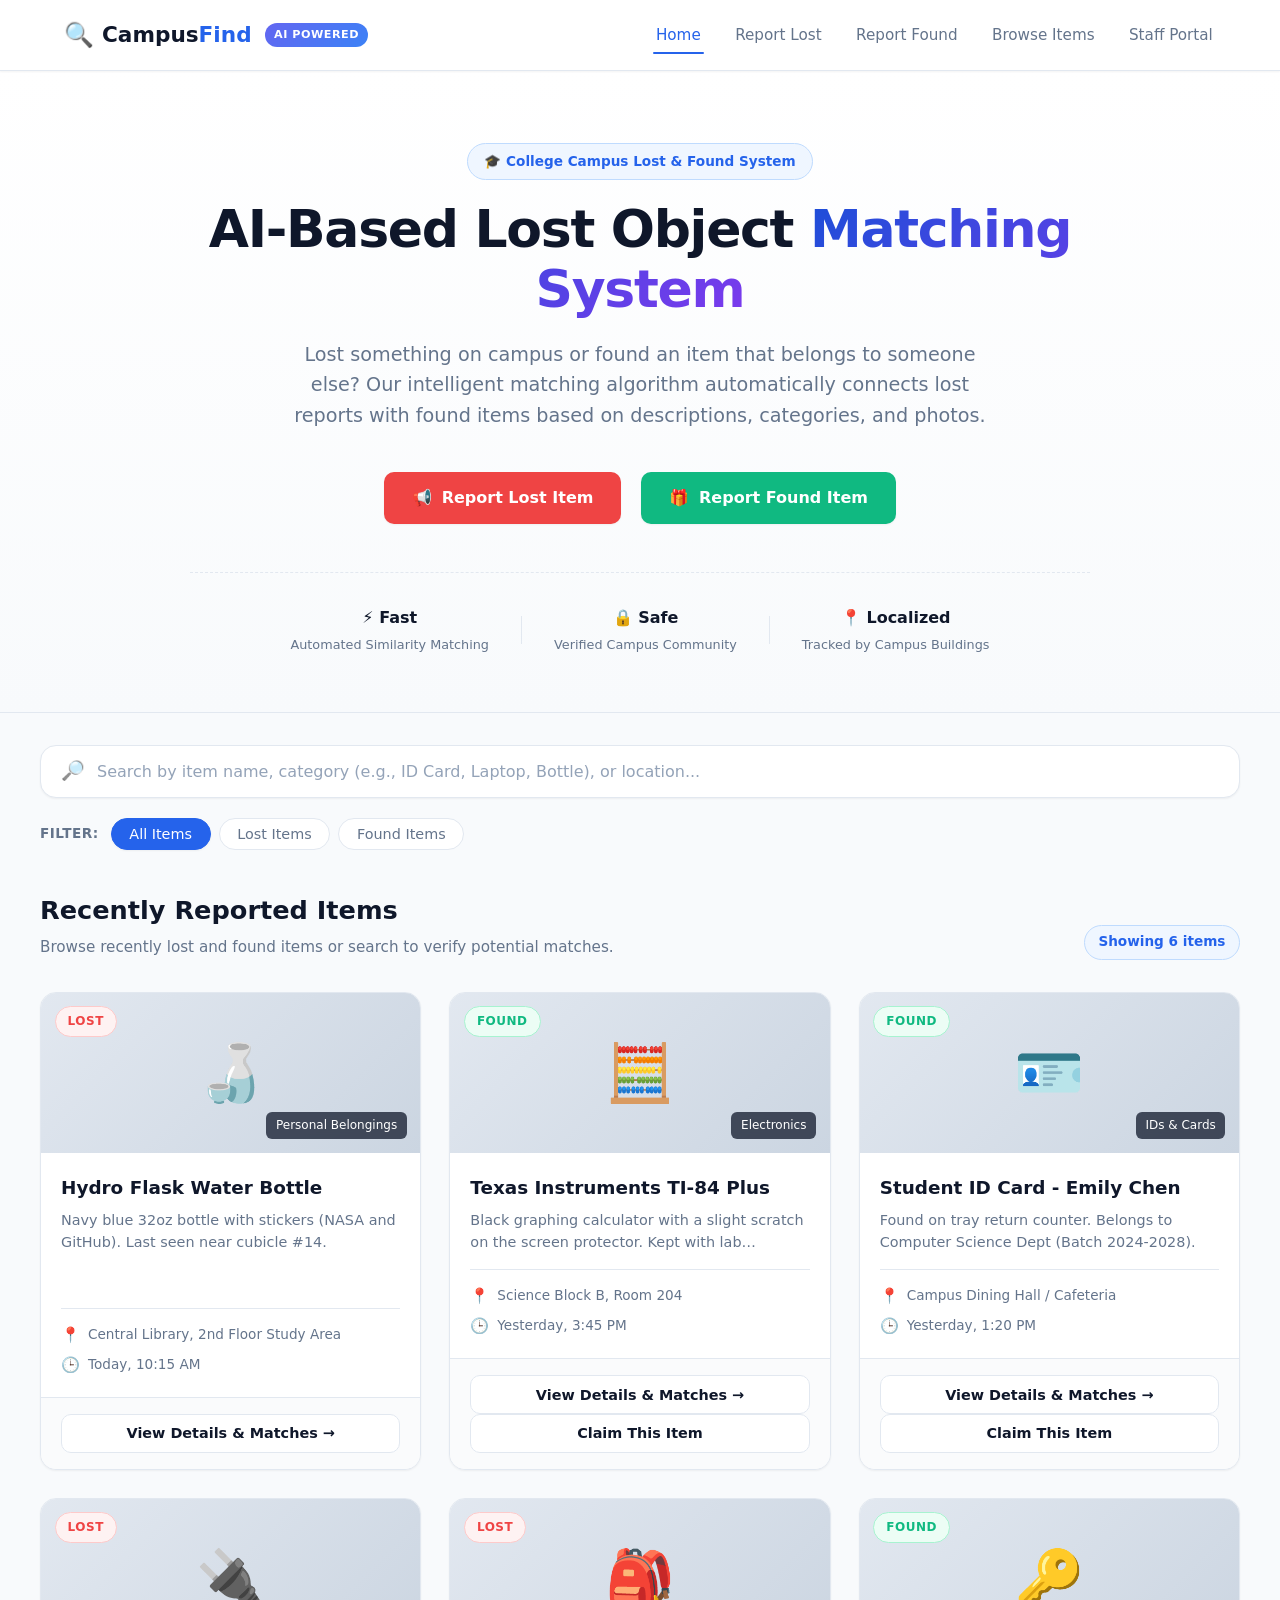
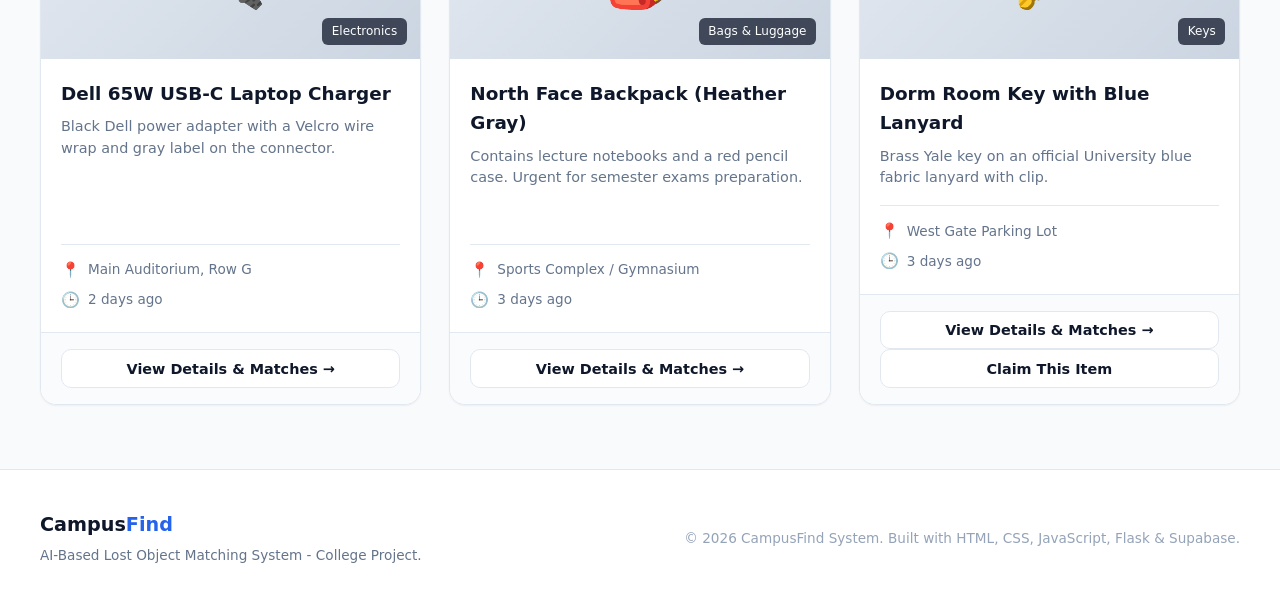
<file: frontend/index.html>
<!DOCTYPE html>
<html lang="en">
<head>
  <meta charset="UTF-8">
  <meta name="viewport" content="width=device-width, initial-scale=1.0">
  <title>Campus Lost & Found | AI-Based Object Matching</title>
  <link rel="stylesheet" href="css/style.css">
</head>
<body>

  <!-- Navigation Bar -->
  <header class="navbar">
    <div class="nav-container">
      <a href="index.html" class="nav-logo">
        <span class="logo-icon">🔍</span>
        <span class="logo-text">Campus<span class="highlight">Find</span></span>
        <span class="badge ai-tag">AI Powered</span>
      </a>

      <button class="mobile-menu-btn" id="mobileMenuBtn" aria-label="Toggle navigation">
        <span class="bar"></span>
        <span class="bar"></span>
        <span class="bar"></span>
      </button>

      <nav class="nav-menu" id="navMenu">
        <a href="index.html" class="nav-link active">Home</a>
        <a href="report-lost.html" class="nav-link" id="navReportLost">Report Lost</a>
        <a href="report-found.html" class="nav-link" id="navReportFound">Report Found</a>
        <a href="#items-section" class="nav-link">Browse Items</a>
        <a href="admin.html" class="nav-link" id="navAdmin">Staff Portal</a>
      </nav>
    </div>
  </header>

  <main>
    <!-- Welcome / Hero Section -->
    <section class="hero-section">
      <div class="hero-container">
        <div class="hero-content">
          <span class="hero-pill">🎓 College Campus Lost & Found System</span>
          <h1 class="hero-title">
            AI-Based Lost Object <span class="gradient-text">Matching System</span>
          </h1>
          <p class="hero-subtitle">
            Lost something on campus or found an item that belongs to someone else? 
            Our intelligent matching algorithm automatically connects lost reports with found items based on descriptions, categories, and photos.
          </p>

          <div class="hero-actions">
            <a href="report-lost.html" class="btn btn-lost" id="heroReportLostBtn">
              <span class="btn-icon">📢</span> Report Lost Item
            </a>
            <a href="report-found.html" class="btn btn-found" id="heroReportFoundBtn">
              <span class="btn-icon">🎁</span> Report Found Item
            </a>
          </div>

          <div class="hero-highlights">
            <div class="highlight-item">
              <span class="highlight-number">⚡ Fast</span>
              <span class="highlight-label">Automated Similarity Matching</span>
            </div>
            <div class="highlight-divider"></div>
            <div class="highlight-item">
              <span class="highlight-number">🔒 Safe</span>
              <span class="highlight-label">Verified Campus Community</span>
            </div>
            <div class="highlight-divider"></div>
            <div class="highlight-item">
              <span class="highlight-number">📍 Localized</span>
              <span class="highlight-label">Tracked by Campus Buildings</span>
            </div>
          </div>
        </div>
      </div>
    </section>

    <!-- Search & Filter Controls -->
    <section class="search-section" id="items-section">
      <div class="search-container">
        <div class="search-box">
          <span class="search-icon">🔎</span>
          <input 
            type="text" 
            id="searchInput" 
            placeholder="Search by item name, category (e.g., ID Card, Laptop, Bottle), or location..." 
            autocomplete="off"
          >
          <button class="clear-search-btn" id="clearSearchBtn" title="Clear search">✕</button>
        </div>

        <div class="filter-group">
          <span class="filter-label">Filter:</span>
          <div class="filter-pills" id="filterPills">
            <button class="filter-pill active" data-filter="all">All Items</button>
            <button class="filter-pill" data-filter="lost">Lost Items</button>
            <button class="filter-pill" data-filter="found">Found Items</button>
          </div>
        </div>
      </div>
    </section>

    <!-- Recent Items Section -->
    <section class="items-section">
      <div class="items-container">
        <div class="section-header">
          <div>
            <h2 class="section-title">Recently Reported Items</h2>
            <p class="section-subtitle">Browse recently lost and found items or search to verify potential matches.</p>
          </div>
          <div class="item-count-badge" id="itemCount">Showing 6 items</div>
        </div>

        <!-- Dynamic Grid populated by JavaScript -->
        <div class="items-grid" id="itemsGrid">
          <!-- Item cards rendered dynamically -->
        </div>

        <!-- No Results Fallback -->
        <div class="no-results" id="noResults" style="display: none;">
          <div class="no-results-icon">📦</div>
          <h3>No matching items found</h3>
          <p>Try searching with different keywords or clear your active filters.</p>
          <button class="btn btn-secondary" id="resetFiltersBtn">Reset Filters</button>
        </div>
      </div>
    </section>
  </main>

  <!-- Interactive Action Modal (Preview) -->
  <div class="modal-overlay" id="actionModal">
    <div class="modal-card">
      <button class="modal-close" id="modalCloseBtn">&times;</button>
      <div class="modal-icon" id="modalIcon">ℹ️</div>
      <h3 class="modal-title" id="modalTitle">Action Required</h3>
      <p class="modal-body" id="modalBody">This feature will be connected in the upcoming steps.</p>
      <div class="modal-footer">
        <button class="btn btn-primary" id="modalOkBtn">Got it</button>
      </div>
    </div>
  </div>

  <!-- Footer -->
  <footer class="footer">
    <div class="footer-container">
      <div class="footer-brand">
        <div class="logo-text">Campus<span class="highlight">Find</span></div>
        <p class="footer-tagline">AI-Based Lost Object Matching System - College Project.</p>
      </div>
      <div class="footer-copy">
        <p>&copy; 2026 CampusFind System. Built with HTML, CSS, JavaScript, Flask & Supabase.</p>
      </div>
    </div>
  </footer>

  <!-- Vanilla JavaScript -->
  <script src="js/config.js" defer></script>
  <script src="js/script.js" defer></script>
</body>
</html>
</file>
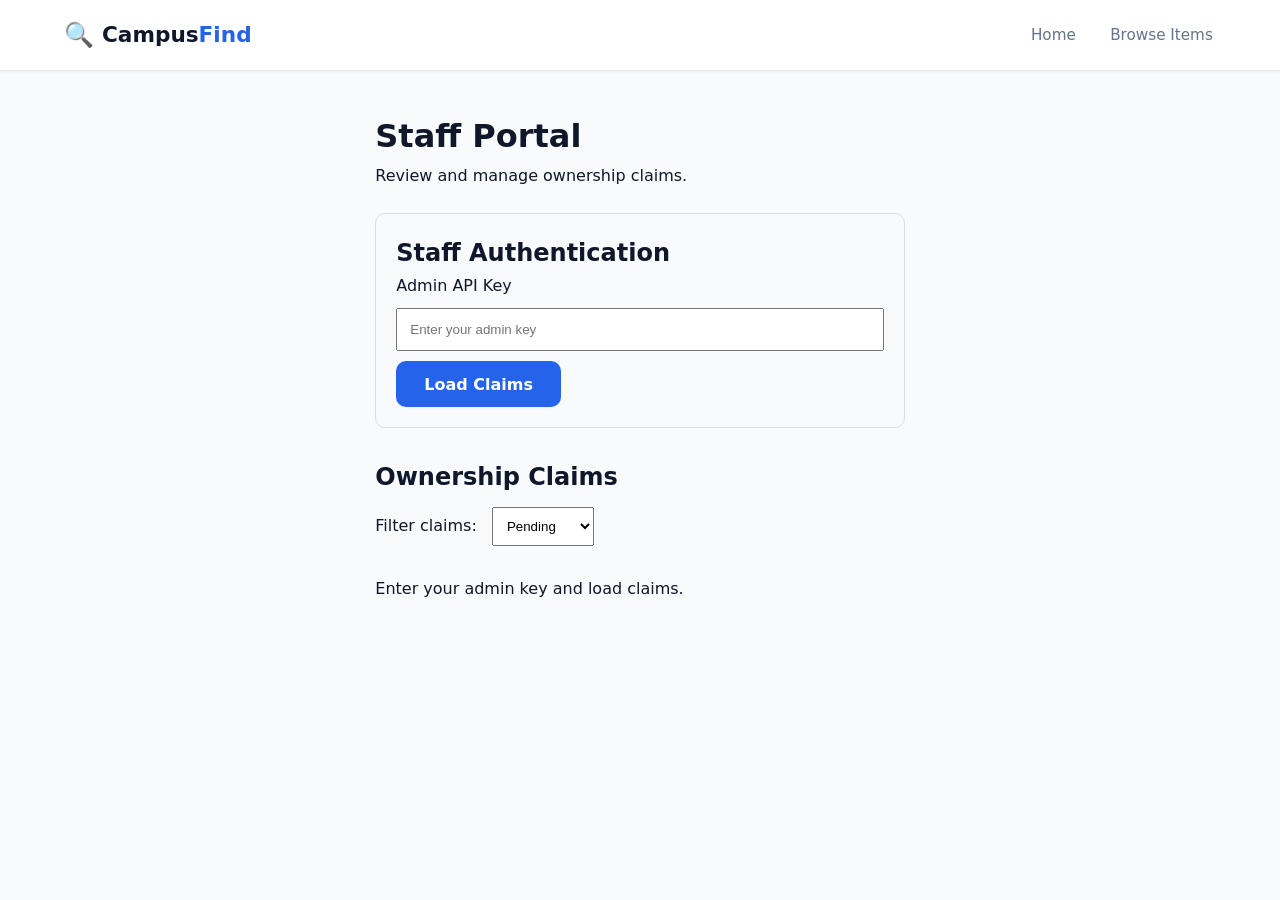
<file: frontend/admin.html>
<!DOCTYPE html>
<html lang="en">
<head>
  <meta charset="UTF-8">
  <meta name="viewport" content="width=device-width, initial-scale=1.0">
  <title>CampusFind - Staff Portal</title>
  <link rel="stylesheet" href="css/style.css">
</head>
<body>

  <header class="navbar">
    <div class="nav-container">
      <a href="index.html" class="nav-logo">
        <span class="logo-icon">🔍</span>
        <span class="logo-text">Campus<span class="highlight">Find</span></span>
      </a>
      <nav class="nav-menu">
        <a href="index.html" class="nav-link">Home</a>
        <a href="index.html#items-section" class="nav-link">Browse Items</a>
      </nav>
    </div>
  </header>

  <main class="items-container" style="padding-top:40px;padding-bottom:50px;">

    <h1>Staff Portal</h1>
    <p>Review and manage ownership claims.</p>

    <section style="margin-top:25px;padding:20px;border:1px solid #ddd;border-radius:10px;">
      <h2>Staff Authentication</h2>

      <label for="adminKey">Admin API Key</label>
      <input
        type="password"
        id="adminKey"
        placeholder="Enter your admin key"
        autocomplete="off"
        style="width:100%;padding:12px;margin:10px 0;"
      >

      <button id="loadClaimsBtn" class="btn btn-primary">
        Load Claims
      </button>

      <p id="adminMessage" role="status" aria-live="polite"></p>
    </section>

    <section style="margin-top:30px;">
      <h2>Ownership Claims</h2>

      <label for="statusFilter">Filter claims:</label>
      <select id="statusFilter" style="padding:10px;margin:10px;">
        <option value="pending">Pending</option>
        <option value="approved">Approved</option>
        <option value="rejected">Rejected</option>
        <option value="all">All Claims</option>
      </select>

      <div id="claimsList" style="margin-top:20px;">
        <p>Enter your admin key and load claims.</p>
      </div>
    </section>

  </main>

  <script src="js/config.js" defer></script>
  <script src="js/admin.js" defer></script>

</body>
</html>
</file>
<file: frontend/css/style.css>
/* ==========================================================================
   Campus Lost & Found - Modern Responsive Stylesheet
   ========================================================================== */

:root {
  /* Color Palette */
  --primary: #2563eb;
  --primary-hover: #1d4ed8;
  --primary-light: #eff6ff;

  --lost-color: #ef4444;
  --lost-bg: #fef2f2;
  --lost-border: #fecaca;
  --lost-hover: #dc2626;

  --found-color: #10b981;
  --found-bg: #ecfdf5;
  --found-border: #a7f3d0;
  --found-hover: #059669;

  --text-main: #0f172a;
  --text-muted: #64748b;
  --text-light: #94a3b8;

  --bg-main: #f8fafc;
  --bg-card: #ffffff;
  --bg-surface: #f1f5f9;

  --border-color: #e2e8f0;
  --border-focus: #3b82f6;

  /* Elevation Shadows */
  --shadow-sm: 0 1px 2px 0 rgba(0, 0, 0, 0.05);
  --shadow-md: 0 4px 6px -1px rgba(0, 0, 0, 0.08), 0 2px 4px -2px rgba(0, 0, 0, 0.05);
  --shadow-lg: 0 10px 15px -3px rgba(0, 0, 0, 0.08), 0 4px 6px -4px rgba(0, 0, 0, 0.04);
  --shadow-xl: 0 20px 25px -5px rgba(0, 0, 0, 0.1), 0 8px 10px -6px rgba(0, 0, 0, 0.04);

  /* Radius */
  --radius-sm: 6px;
  --radius-md: 10px;
  --radius-lg: 16px;
  --radius-full: 9999px;

  /* Typography */
  --font-sans: system-ui, -apple-system, BlinkMacSystemFont, 'Segoe UI', Roboto, Helvetica, Arial, sans-serif;
  --transition: all 0.2s cubic-bezier(0.4, 0, 0.2, 1);
}

/* Base Reset */
*, *::before, *::after {
  box-sizing: border-box;
  margin: 0;
  padding: 0;
}

html {
  scroll-behavior: smooth;
}

body {
  font-family: var(--font-sans);
  background-color: var(--bg-main);
  color: var(--text-main);
  line-height: 1.6;
  min-height: 100vh;
  display: flex;
  flex-direction: column;
}

main {
  flex: 1;
}

a {
  color: inherit;
  text-decoration: none;
}

button {
  font-family: inherit;
  cursor: pointer;
  border: none;
  background: none;
}

/* ==========================================================================
   Navigation Bar
   ========================================================================== */

.navbar {
  position: sticky;
  top: 0;
  z-index: 100;
  background-color: rgba(255, 255, 255, 0.95);
  backdrop-filter: blur(10px);
  border-bottom: 1px solid var(--border-color);
  box-shadow: var(--shadow-sm);
}

.nav-container {
  max-width: 1200px;
  margin: 0 auto;
  padding: 1rem 1.5rem;
  display: flex;
  align-items: center;
  justify-content: space-between;
}

.nav-logo {
  display: flex;
  align-items: center;
  gap: 0.5rem;
  font-size: 1.35rem;
  font-weight: 700;
  color: var(--text-main);
}

.logo-icon {
  font-size: 1.5rem;
}

.highlight {
  color: var(--primary);
}

.badge.ai-tag {
  background: linear-gradient(135deg, #6366f1, #3b82f6);
  color: #ffffff;
  font-size: 0.7rem;
  font-weight: 600;
  padding: 0.2rem 0.55rem;
  border-radius: var(--radius-full);
  text-transform: uppercase;
  letter-spacing: 0.5px;
  margin-left: 0.35rem;
}

.nav-menu {
  display: flex;
  align-items: center;
  gap: 1.75rem;
}

.nav-link {
  font-size: 0.95rem;
  font-weight: 500;
  color: var(--text-muted);
  transition: var(--transition);
  padding: 0.4rem 0.2rem;
  position: relative;
}

.nav-link:hover,
.nav-link.active {
  color: var(--primary);
}

.nav-link.active::after {
  content: '';
  position: absolute;
  bottom: 0;
  left: 0;
  right: 0;
  height: 2px;
  background-color: var(--primary);
  border-radius: 2px;
}

.mobile-menu-btn {
  display: none;
  flex-direction: column;
  gap: 5px;
  padding: 0.4rem;
}

.mobile-menu-btn .bar {
  width: 24px;
  height: 2.5px;
  background-color: var(--text-main);
  border-radius: 2px;
  transition: var(--transition);
}

/* ==========================================================================
   Hero / Welcome Section
   ========================================================================== */

.hero-section {
  background: linear-gradient(180deg, #ffffff 0%, var(--bg-main) 100%);
  border-bottom: 1px solid var(--border-color);
  padding: 4.5rem 1.5rem 3.5rem;
}

.hero-container {
  max-width: 900px;
  margin: 0 auto;
  text-align: center;
}

.hero-pill {
  display: inline-flex;
  align-items: center;
  background-color: var(--primary-light);
  color: var(--primary);
  font-size: 0.85rem;
  font-weight: 600;
  padding: 0.4rem 1rem;
  border-radius: var(--radius-full);
  margin-bottom: 1.25rem;
  border: 1px solid #bfdbfe;
}

.hero-title {
  font-size: clamp(2rem, 4vw + 1rem, 3.25rem);
  font-weight: 800;
  line-height: 1.15;
  letter-spacing: -0.025em;
  color: var(--text-main);
  margin-bottom: 1.25rem;
}

.gradient-text {
  background: linear-gradient(135deg, #1d4ed8 0%, #7c3aed 100%);
  -webkit-background-clip: text;
  -webkit-text-fill-color: transparent;
}

.hero-subtitle {
  font-size: clamp(1rem, 1.2vw + 0.8rem, 1.2rem);
  color: var(--text-muted);
  max-width: 720px;
  margin: 0 auto 2.5rem;
  font-weight: 400;
}

.hero-actions {
  display: flex;
  align-items: center;
  justify-content: center;
  gap: 1.25rem;
  flex-wrap: wrap;
  margin-bottom: 3rem;
}

/* Buttons */
.btn {
  display: inline-flex;
  align-items: center;
  justify-content: center;
  gap: 0.6rem;
  padding: 0.85rem 1.75rem;
  font-size: 1rem;
  font-weight: 600;
  border-radius: var(--radius-md);
  transition: var(--transition);
  box-shadow: var(--shadow-sm);
}

.btn:active {
  transform: translateY(1px);
}

.btn-lost {
  background-color: var(--lost-color);
  color: #ffffff;
}

.btn-lost:hover {
  background-color: var(--lost-hover);
  box-shadow: 0 6px 15px rgba(239, 68, 68, 0.3);
  transform: translateY(-1px);
}

.btn-found {
  background-color: var(--found-color);
  color: #ffffff;
}

.btn-found:hover {
  background-color: var(--found-hover);
  box-shadow: 0 6px 15px rgba(16, 185, 129, 0.3);
  transform: translateY(-1px);
}

.btn-primary {
  background-color: var(--primary);
  color: #ffffff;
}

.btn-primary:hover {
  background-color: var(--primary-hover);
}

.btn-secondary {
  background-color: var(--bg-surface);
  color: var(--text-main);
  border: 1px solid var(--border-color);
}

.btn-secondary:hover {
  background-color: var(--border-color);
}

.hero-highlights {
  display: flex;
  align-items: center;
  justify-content: center;
  gap: 2rem;
  padding-top: 2rem;
  border-top: 1px dashed var(--border-color);
  flex-wrap: wrap;
}

.highlight-item {
  display: flex;
  flex-direction: column;
  gap: 0.25rem;
}

.highlight-number {
  font-size: 1rem;
  font-weight: 700;
  color: var(--text-main);
}

.highlight-label {
  font-size: 0.8rem;
  color: var(--text-muted);
}

.highlight-divider {
  width: 1px;
  height: 28px;
  background-color: var(--border-color);
}

/* ==========================================================================
   Search & Filter Section
   ========================================================================== */

.search-section {
  padding: 2rem 1.5rem 1rem;
}

.search-container {
  max-width: 1200px;
  margin: 0 auto;
  display: flex;
  flex-direction: column;
  gap: 1.25rem;
}

.search-box {
  position: relative;
  display: flex;
  align-items: center;
  background-color: var(--bg-card);
  border: 1.5px solid var(--border-color);
  border-radius: var(--radius-lg);
  padding: 0.65rem 1.25rem;
  box-shadow: var(--shadow-sm);
  transition: var(--transition);
}

.search-box:focus-within {
  border-color: var(--border-focus);
  box-shadow: 0 0 0 3px rgba(59, 130, 246, 0.15);
}

.search-icon {
  font-size: 1.2rem;
  margin-right: 0.75rem;
  opacity: 0.7;
}

.search-box input {
  flex: 1;
  border: none;
  outline: none;
  font-size: 1rem;
  font-family: inherit;
  color: var(--text-main);
  background: transparent;
}

.search-box input::placeholder {
  color: var(--text-light);
}

.clear-search-btn {
  display: none;
  font-size: 0.85rem;
  color: var(--text-muted);
  padding: 0.25rem 0.5rem;
  border-radius: var(--radius-full);
  background-color: var(--bg-surface);
}

.clear-search-btn:hover {
  background-color: var(--border-color);
  color: var(--text-main);
}

.filter-group {
  display: flex;
  align-items: center;
  gap: 0.75rem;
  flex-wrap: wrap;
}

.filter-label {
  font-size: 0.85rem;
  font-weight: 600;
  color: var(--text-muted);
  text-transform: uppercase;
  letter-spacing: 0.5px;
}

.filter-pills {
  display: flex;
  gap: 0.5rem;
  flex-wrap: wrap;
}

.filter-pill {
  padding: 0.45rem 1.1rem;
  font-size: 0.9rem;
  font-weight: 500;
  border-radius: var(--radius-full);
  background-color: var(--bg-card);
  color: var(--text-muted);
  border: 1px solid var(--border-color);
  transition: var(--transition);
}

.filter-pill:hover {
  border-color: var(--primary);
  color: var(--primary);
}

.filter-pill.active {
  background-color: var(--primary);
  color: #ffffff;
  border-color: var(--primary);
  box-shadow: var(--shadow-sm);
}

/* ==========================================================================
   Recent Items Section & Cards
   ========================================================================== */

.items-section {
  padding: 1.5rem 1.5rem 4rem;
}

.items-container {
  max-width: 1200px;
  margin: 0 auto;
}

.section-header {
  display: flex;
  align-items: flex-end;
  justify-content: space-between;
  margin-bottom: 2rem;
  gap: 1rem;
  flex-wrap: wrap;
}

.section-title {
  font-size: 1.6rem;
  font-weight: 700;
  color: var(--text-main);
}

.section-subtitle {
  font-size: 0.95rem;
  color: var(--text-muted);
  margin-top: 0.25rem;
}

.item-count-badge {
  font-size: 0.85rem;
  font-weight: 600;
  color: var(--primary);
  background-color: var(--primary-light);
  padding: 0.35rem 0.85rem;
  border-radius: var(--radius-full);
  border: 1px solid #bfdbfe;
}

/* Grid Layout */
.items-grid {
  display: grid;
  grid-template-columns: repeat(auto-fill, minmax(320px, 1fr));
  gap: 1.75rem;
}

/* Item Card */
.item-card {
  background-color: var(--bg-card);
  border-radius: var(--radius-lg);
  border: 1px solid var(--border-color);
  overflow: hidden;
  box-shadow: var(--shadow-sm);
  transition: var(--transition);
  display: flex;
  flex-direction: column;
}

.item-card:hover {
  transform: translateY(-4px);
  box-shadow: var(--shadow-lg);
  border-color: #cbd5e1;
}

.card-image-box {
  position: relative;
  height: 160px;
  background: linear-gradient(135deg, #e2e8f0 0%, #cbd5e1 100%);
  display: flex;
  align-items: center;
  justify-content: center;
  font-size: 3.5rem;
  user-select: none;
}

.card-type-badge {
  position: absolute;
  top: 0.85rem;
  left: 0.85rem;
  font-size: 0.75rem;
  font-weight: 700;
  padding: 0.3rem 0.75rem;
  border-radius: var(--radius-full);
  text-transform: uppercase;
  letter-spacing: 0.5px;
}

.card-type-badge.lost {
  background-color: var(--lost-bg);
  color: var(--lost-color);
  border: 1px solid var(--lost-border);
}

.card-type-badge.found {
  background-color: var(--found-bg);
  color: var(--found-color);
  border: 1px solid var(--found-border);
}

.card-category-tag {
  position: absolute;
  bottom: 0.85rem;
  right: 0.85rem;
  background-color: rgba(15, 23, 42, 0.75);
  backdrop-filter: blur(4px);
  color: #ffffff;
  font-size: 0.75rem;
  font-weight: 500;
  padding: 0.25rem 0.6rem;
  border-radius: var(--radius-sm);
}

.card-body {
  padding: 1.25rem;
  display: flex;
  flex-direction: column;
  flex: 1;
}

.card-title {
  font-size: 1.15rem;
  font-weight: 700;
  color: var(--text-main);
  margin-bottom: 0.5rem;
}

.card-description {
  font-size: 0.9rem;
  color: var(--text-muted);
  line-height: 1.5;
  margin-bottom: 1rem;
  display: -webkit-box;
  -webkit-line-clamp: 2;
  -webkit-box-orient: vertical;
  overflow: hidden;
}

.card-meta {
  display: flex;
  flex-direction: column;
  gap: 0.35rem;
  margin-top: auto;
  padding-top: 0.85rem;
  border-top: 1px solid var(--border-color);
  font-size: 0.85rem;
  color: var(--text-muted);
}

.meta-row {
  display: flex;
  align-items: center;
  gap: 0.5rem;
}

.meta-icon {
  font-size: 0.95rem;
}

.card-footer {
  padding: 1rem 1.25rem;
  background-color: #fafbfc;
  border-top: 1px solid var(--border-color);
}

.btn-card {
  width: 100%;
  padding: 0.65rem 1rem;
  font-size: 0.9rem;
  font-weight: 600;
  background-color: #ffffff;
  color: var(--text-main);
  border: 1px solid var(--border-color);
  border-radius: var(--radius-md);
  transition: var(--transition);
}

.btn-card:hover {
  background-color: var(--primary);
  color: #ffffff;
  border-color: var(--primary);
}

/* No Results Box */
.no-results {
  text-align: center;
  padding: 4rem 1.5rem;
  background-color: var(--bg-card);
  border-radius: var(--radius-lg);
  border: 1px dashed var(--border-color);
}

.no-results-icon {
  font-size: 3rem;
  margin-bottom: 1rem;
}

.no-results h3 {
  font-size: 1.3rem;
  font-weight: 700;
  margin-bottom: 0.5rem;
}

.no-results p {
  color: var(--text-muted);
  margin-bottom: 1.5rem;
}

/* ==========================================================================
   Modal Dialog
   ========================================================================== */

.modal-overlay {
  position: fixed;
  inset: 0;
  background-color: rgba(15, 23, 42, 0.5);
  backdrop-filter: blur(4px);
  display: flex;
  align-items: center;
  justify-content: center;
  padding: 1.5rem;
  z-index: 200;
  opacity: 0;
  pointer-events: none;
  transition: opacity 0.2s ease;
}

.modal-overlay.active {
  opacity: 1;
  pointer-events: auto;
}

.modal-card {
  background-color: var(--bg-card);
  border-radius: var(--radius-lg);
  box-shadow: var(--shadow-xl);
  max-width: 540px;
  max-height: 85vh;
  overflow-y: auto;
  width: 100%;
  padding: 2rem;
  position: relative;
  text-align: left;
  transform: translateY(10px);
  transition: transform 0.2s ease;
}

.modal-overlay.active .modal-card {
  transform: translateY(0);
}

.modal-close {
  position: absolute;
  top: 1rem;
  right: 1rem;
  font-size: 1.5rem;
  color: var(--text-light);
  line-height: 1;
  width: 32px;
  height: 32px;
  display: flex;
  align-items: center;
  justify-content: center;
  border-radius: var(--radius-full);
}

.modal-close:hover {
  background-color: var(--bg-surface);
  color: var(--text-main);
}

.modal-icon {
  font-size: 2.75rem;
  margin-bottom: 1rem;
}

.modal-title {
  font-size: 1.3rem;
  font-weight: 700;
  margin-bottom: 0.5rem;
  color: var(--text-main);
}

.modal-body {
  font-size: 0.95rem;
  color: var(--text-muted);
  margin-bottom: 1.75rem;
  line-height: 1.6;
}

.modal-footer {
  display: flex;
  justify-content: center;
}

.modal-footer .btn {
  width: 100%;
}

/* ==========================================================================
   Footer
   ========================================================================== */

.footer {
  background-color: #ffffff;
  border-top: 1px solid var(--border-color);
  padding: 2.5rem 1.5rem;
  margin-top: auto;
}

.footer-container {
  max-width: 1200px;
  margin: 0 auto;
  display: flex;
  align-items: center;
  justify-content: space-between;
  flex-wrap: wrap;
  gap: 1.5rem;
}

.footer-brand .logo-text {
  font-size: 1.2rem;
  font-weight: 700;
  color: var(--text-main);
}

.footer-tagline {
  font-size: 0.85rem;
  color: var(--text-muted);
  margin-top: 0.25rem;
}

.footer-copy {
  font-size: 0.85rem;
  color: var(--text-light);
}

/* ==========================================================================
   Responsive Breakpoints
   ========================================================================== */

@media (max-width: 768px) {
  .mobile-menu-btn {
    display: flex;
  }

  .nav-menu {
    position: absolute;
    top: 100%;
    left: 0;
    right: 0;
    background-color: #ffffff;
    border-bottom: 1px solid var(--border-color);
    box-shadow: var(--shadow-md);
    flex-direction: column;
    align-items: flex-start;
    padding: 1rem 1.5rem;
    gap: 1rem;
    display: none;
  }

  .nav-menu.open {
    display: flex;
  }

  .nav-link {
    width: 100%;
    padding: 0.5rem 0;
  }

  .nav-link.active::after {
    display: none;
  }

  .hero-section {
    padding: 3rem 1.25rem 2.5rem;
  }

  .hero-actions {
    flex-direction: column;
    width: 100%;
  }

  .hero-actions .btn {
    width: 100%;
  }

  .hero-highlights {
    gap: 1.25rem;
  }

  .highlight-divider {
    display: none;
  }

  .highlight-item {
    width: 100%;
  }

  .items-grid {
    grid-template-columns: 1fr;
  }

  .footer-container {
    flex-direction: column;
    text-align: center;
    align-items: center;
  }
}

/* ==========================================================================
   Report Lost Item Form & Success States
   ========================================================================== */

.form-page-main {
  padding: 2.5rem 1.5rem 4rem;
  background-color: var(--bg-main);
  flex: 1;
}

.form-container {
  max-width: 760px;
  margin: 0 auto;
}

.back-link-wrapper {
  margin-bottom: 1.5rem;
}

.back-link {
  display: inline-flex;
  align-items: center;
  gap: 0.5rem;
  font-size: 0.95rem;
  font-weight: 600;
  color: var(--text-muted);
  transition: var(--transition);
}

.back-link:hover {
  color: var(--primary);
  transform: translateX(-3px);
}

.back-arrow {
  font-size: 1.1rem;
}

.form-card {
  background-color: var(--bg-card);
  border-radius: var(--radius-lg);
  border: 1px solid var(--border-color);
  box-shadow: var(--shadow-sm);
  padding: 2.5rem;
}

.form-header {
  margin-bottom: 2rem;
  padding-bottom: 1.5rem;
  border-bottom: 1px solid var(--border-color);
}

.form-header-badge {
  display: inline-flex;
  align-items: center;
  gap: 0.4rem;
  font-size: 0.8rem;
  font-weight: 700;
  text-transform: uppercase;
  letter-spacing: 0.5px;
  color: var(--lost-color);
  background-color: var(--lost-bg);
  padding: 0.25rem 0.75rem;
  border-radius: var(--radius-full);
  border: 1px solid var(--lost-border);
  margin-bottom: 0.75rem;
}

.badge-dot {
  width: 7px;
  height: 7px;
  border-radius: 50%;
  background-color: var(--lost-color);
}

.form-title {
  font-size: 1.85rem;
  font-weight: 800;
  color: var(--text-main);
  letter-spacing: -0.02em;
  margin-bottom: 0.5rem;
}

.form-subtitle {
  font-size: 0.95rem;
  color: var(--text-muted);
  line-height: 1.6;
}

.form-row {
  display: grid;
  grid-template-columns: 1fr 1fr;
  gap: 1.25rem;
}

.form-group {
  margin-bottom: 1.35rem;
}

.form-label {
  display: block;
  font-size: 0.9rem;
  font-weight: 600;
  color: var(--text-main);
  margin-bottom: 0.45rem;
}

.required-star {
  color: var(--lost-color);
  font-weight: bold;
}

.optional-text {
  font-size: 0.8rem;
  color: var(--text-light);
  font-weight: normal;
}

.form-control {
  width: 100%;
  padding: 0.75rem 1rem;
  font-size: 0.95rem;
  font-family: inherit;
  color: var(--text-main);
  background-color: #ffffff;
  border: 1.5px solid var(--border-color);
  border-radius: var(--radius-md);
  transition: var(--transition);
  outline: none;
}

.form-control:focus {
  border-color: var(--border-focus);
  box-shadow: 0 0 0 3px rgba(37, 99, 235, 0.15);
}

.form-control.is-invalid {
  border-color: var(--lost-color);
  background-color: #fffafb;
  box-shadow: 0 0 0 3px rgba(239, 68, 68, 0.15);
}

select.form-control {
  cursor: pointer;
}

textarea.form-control {
  resize: vertical;
  min-height: 100px;
}

.error-msg {
  display: none;
  font-size: 0.82rem;
  font-weight: 500;
  color: var(--lost-color);
  margin-top: 0.35rem;
}

.error-msg.show {
  display: block;
  animation: fadeIn 0.2s ease-in-out;
}

@keyframes fadeIn {
  from { opacity: 0; transform: translateY(-3px); }
  to { opacity: 1; transform: translateY(0); }
}

.form-hint {
  font-size: 0.8rem;
  color: var(--text-muted);
  margin-top: 0.4rem;
}

/* Upload Dropzone */
.upload-dropzone {
  border: 2px dashed var(--border-color);
  border-radius: var(--radius-md);
  background-color: #fafbfc;
  padding: 1.5rem;
  text-align: center;
  cursor: pointer;
  transition: var(--transition);
  position: relative;
}

.upload-dropzone:hover,
.upload-dropzone.dragover {
  border-color: var(--lost-color);
  background-color: var(--lost-bg);
}

.file-input-hidden {
  position: absolute;
  inset: 0;
  width: 100%;
  height: 100%;
  opacity: 0;
  cursor: pointer;
}

.upload-icon {
  font-size: 2.25rem;
  display: block;
  margin-bottom: 0.5rem;
}

.upload-title {
  font-size: 0.95rem;
  font-weight: 600;
  color: var(--text-main);
  margin-bottom: 0.25rem;
}

.upload-subtitle {
  font-size: 0.8rem;
  color: var(--text-muted);
}

/* Image Preview Box */
.preview-box {
  display: flex;
  align-items: center;
  gap: 1rem;
  background-color: #ffffff;
  padding: 0.85rem;
  border-radius: var(--radius-md);
  border: 1px solid var(--border-color);
  text-align: left;
}

.preview-img-wrapper {
  width: 75px;
  height: 75px;
  border-radius: var(--radius-sm);
  overflow: hidden;
  background-color: var(--bg-surface);
  flex-shrink: 0;
}

.preview-img-wrapper img {
  width: 100%;
  height: 100%;
  object-fit: cover;
}

.preview-details {
  display: flex;
  flex-direction: column;
  gap: 0.25rem;
  flex: 1;
  min-width: 0;
}

.preview-filename {
  font-size: 0.9rem;
  font-weight: 600;
  color: var(--text-main);
  white-space: nowrap;
  overflow: hidden;
  text-overflow: ellipsis;
}

.preview-filesize {
  font-size: 0.8rem;
  color: var(--text-muted);
}

.btn-remove-photo {
  align-self: flex-start;
  font-size: 0.8rem;
  font-weight: 600;
  color: var(--lost-color);
  background: none;
  padding: 0.2rem 0;
  cursor: pointer;
  transition: var(--transition);
}

.btn-remove-photo:hover {
  text-decoration: underline;
  color: var(--lost-hover);
}

/* Form Actions */
.form-actions {
  margin-top: 2rem;
}

.btn-submit {
  width: 100%;
  padding: 0.95rem 1.5rem;
  font-size: 1.05rem;
}

/* ==========================================================================
   Success Demonstration Card
   ========================================================================== */

.success-card {
  background-color: var(--bg-card);
  border-radius: var(--radius-lg);
  border: 1px solid var(--found-border);
  box-shadow: var(--shadow-md);
  padding: 3rem 2rem;
  text-align: center;
}

.success-icon-badge {
  font-size: 3.5rem;
  margin-bottom: 1rem;
}

.success-title {
  font-size: 1.75rem;
  font-weight: 800;
  color: var(--text-main);
  margin-bottom: 0.5rem;
}

.success-subtitle {
  font-size: 0.95rem;
  color: var(--text-muted);
  max-width: 580px;
  margin: 0 auto 2rem;
  line-height: 1.6;
}

.summary-card {
  background-color: var(--bg-surface);
  border-radius: var(--radius-md);
  border: 1px solid var(--border-color);
  padding: 1.5rem;
  text-align: left;
  margin-bottom: 2rem;
}

.summary-heading {
  font-size: 1.05rem;
  font-weight: 700;
  color: var(--text-main);
  margin-bottom: 1rem;
  padding-bottom: 0.5rem;
  border-bottom: 1px solid var(--border-color);
}

.summary-grid {
  display: grid;
  grid-template-columns: repeat(auto-fit, minmax(200px, 1fr));
  gap: 1rem;
}

.summary-item {
  display: flex;
  flex-direction: column;
  gap: 0.2rem;
}

.summary-label {
  font-size: 0.75rem;
  font-weight: 700;
  text-transform: uppercase;
  letter-spacing: 0.5px;
  color: var(--text-muted);
}

.summary-value {
  font-size: 0.95rem;
  font-weight: 600;
  color: var(--text-main);
  word-break: break-word;
}

.summary-thumbnail {
  width: 60px;
  height: 60px;
  border-radius: var(--radius-sm);
  object-fit: cover;
  border: 1px solid var(--border-color);
  margin-top: 0.25rem;
}

.success-actions {
  display: flex;
  align-items: center;
  justify-content: center;
  gap: 1rem;
  flex-wrap: wrap;
}

@media (max-width: 640px) {
  .form-card {
    padding: 1.5rem;
  }

  .form-row {
    grid-template-columns: 1fr;
    gap: 0;
  }

  .success-card {
    padding: 2rem 1.25rem;
  }

  .success-actions {
    flex-direction: column;
    width: 100%;
  }

  .success-actions .btn {
    width: 100%;
  }
}

/* Found-specific form enhancements */
.form-header-badge.found {
  color: var(--found-color);
  background-color: var(--found-bg);
  border-color: var(--found-border);
}

.badge-dot.found {
  background-color: var(--found-color);
}

.required-star.found {
  color: var(--found-color);
}

.upload-dropzone.found-zone:hover,
.upload-dropzone.found-zone.dragover {
  border-color: var(--found-color);
  background-color: var(--found-bg);
}

.btn-remove-photo.found {
  color: var(--found-color);
}

.btn-remove-photo.found:hover {
  color: var(--found-hover);
}
</file>
